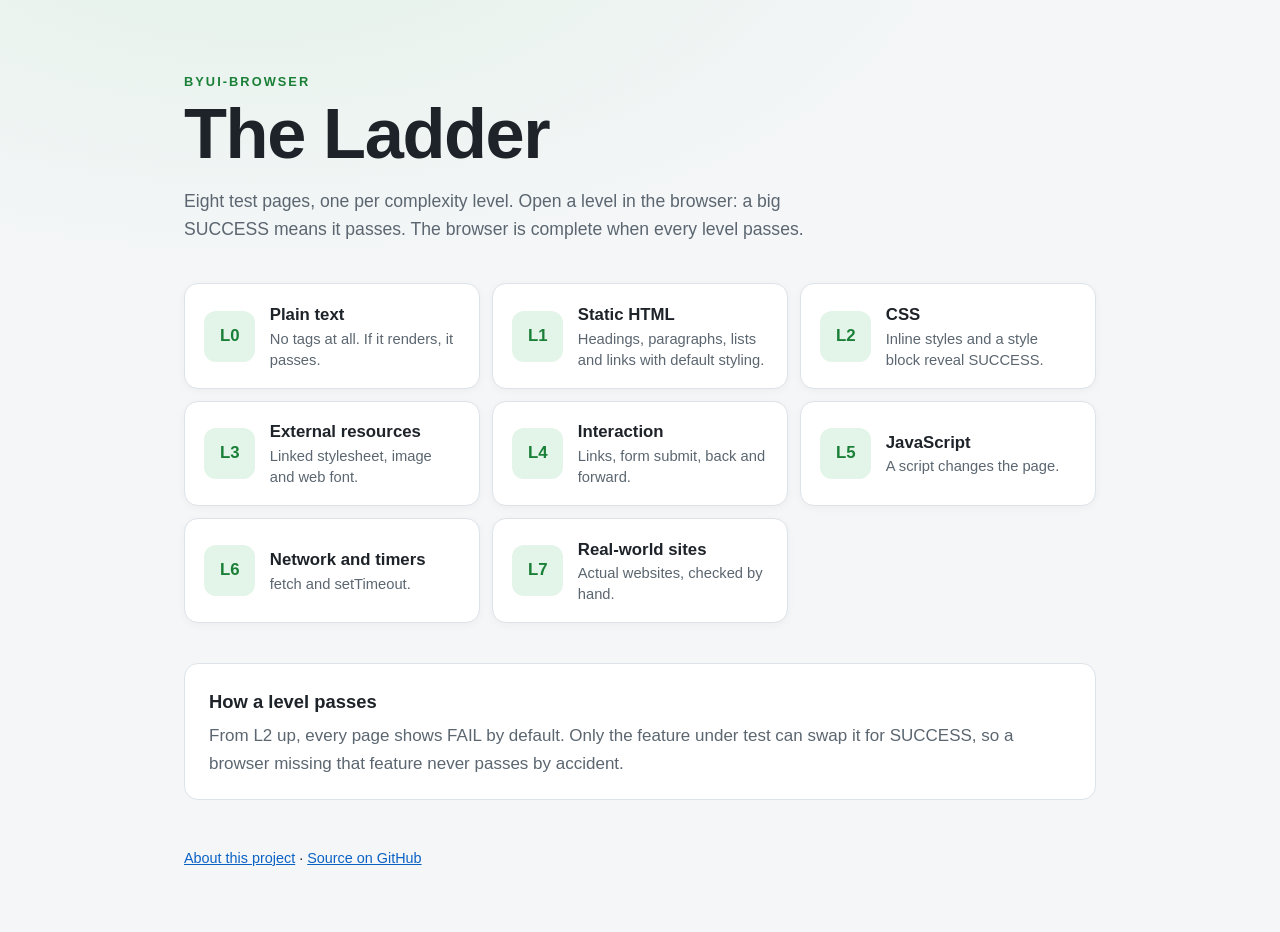
<file: index.html>
<!DOCTYPE html>
<html lang="en"><head><meta charset="utf-8">
<meta name="viewport" content="width=device-width, initial-scale=1">
<title>byui-browser ladder</title>
<link rel="stylesheet" href="assets/home.css?v=2">
</head>
<body>
<header>
<p class="kicker">byui-browser</p>
<h1>The Ladder</h1>
<p class="lede">Eight test pages, one per complexity level. Open a level in the browser: a big SUCCESS means it passes. The browser is complete when every level passes.</p>
</header>
<main>
<ol class="levels" start="0">
<li><a href="l0/"><span class="num">L0</span> <strong>Plain text</strong> <span class="what">No tags at all. If it renders, it passes.</span></a></li>
<li><a href="l1/"><span class="num">L1</span> <strong>Static HTML</strong> <span class="what">Headings, paragraphs, lists and links with default styling.</span></a></li>
<li><a href="l2/"><span class="num">L2</span> <strong>CSS</strong> <span class="what">Inline styles and a style block reveal SUCCESS.</span></a></li>
<li><a href="l3/"><span class="num">L3</span> <strong>External resources</strong> <span class="what">Linked stylesheet, image and web font.</span></a></li>
<li><a href="l4/"><span class="num">L4</span> <strong>Interaction</strong> <span class="what">Links, form submit, back and forward.</span></a></li>
<li><a href="l5/"><span class="num">L5</span> <strong>JavaScript</strong> <span class="what">A script changes the page.</span></a></li>
<li><a href="l6/"><span class="num">L6</span> <strong>Network and timers</strong> <span class="what">fetch and setTimeout.</span></a></li>
<li><a href="l7/"><span class="num">L7</span> <strong>Real-world sites</strong> <span class="what">Actual websites, checked by hand.</span></a></li>
</ol>
<section class="rule">
<h2>How a level passes</h2>
<p>From L2 up, every page shows FAIL by default. Only the feature under test can swap it for SUCCESS, so a browser missing that feature never passes by accident.</p>
</section>
</main>
<footer><p><a href="about/">About this project</a> · <a href="https://github.com/Willpatbarr/byui-browser-ladder">Source on GitHub</a></p></footer>
</body></html>
</file>
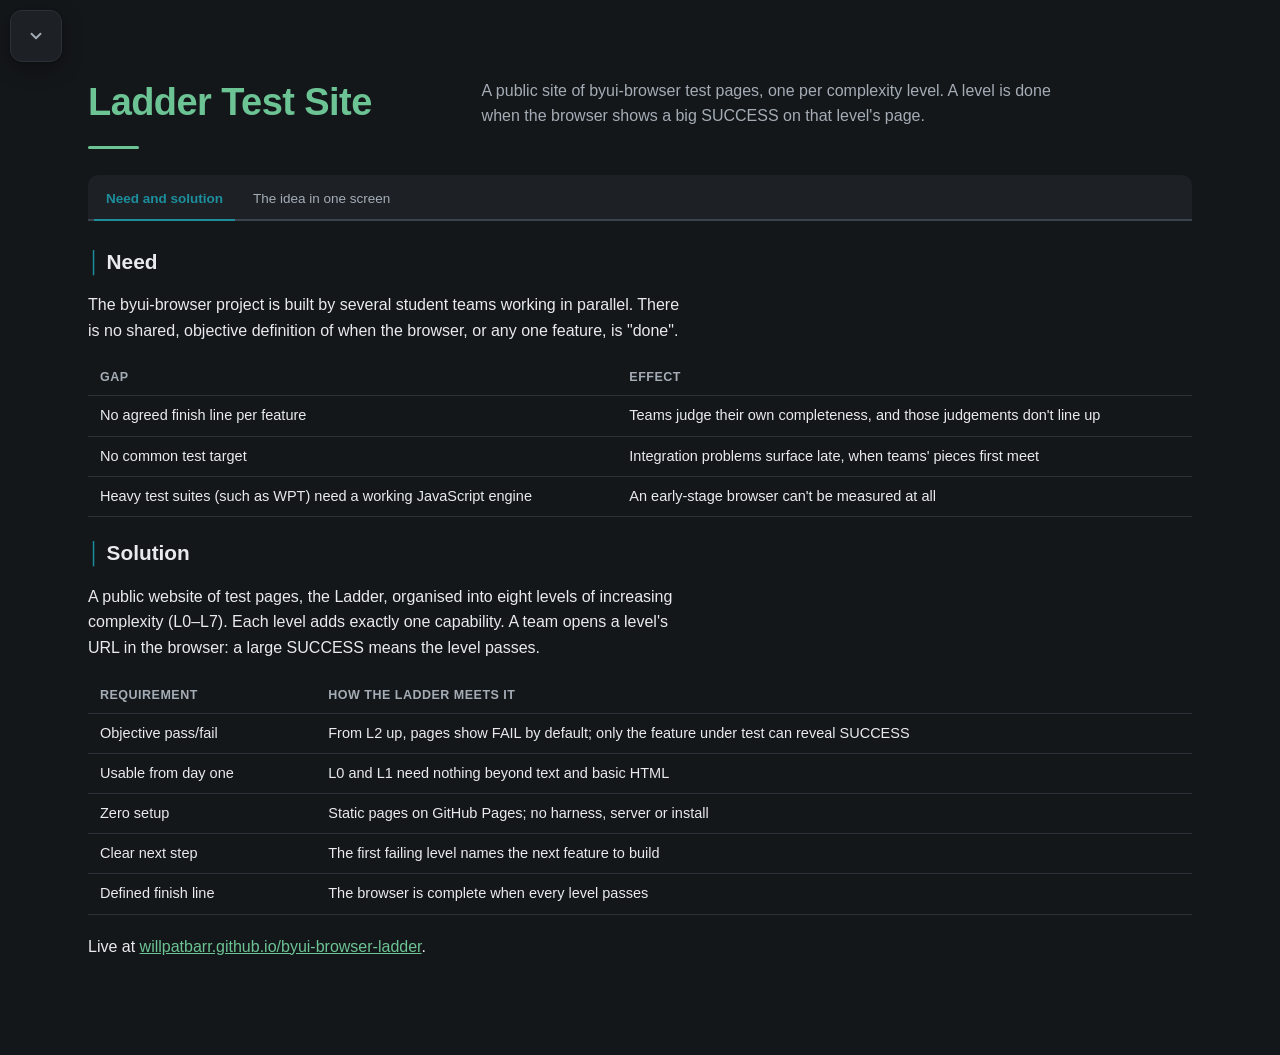
<file: about/index.html>
<!DOCTYPE html>
<html lang="en">
<head>
<meta charset="utf-8">
<meta name="viewport" content="width=device-width, initial-scale=1">
<title>Ladder Test Site</title>
<style>
:root{color-scheme:dark;
--bg:#14171a;--card:#1d2126;--ink:#e8eaed;--muted:#a4acb5;--faint:#737c86;
--border:#2b3138;--border-strong:#3a424b;--accent:#6cc394;--accent-soft:#1c3128;
--warn:#e0a458;--warn-soft:#33280f;
--shadow:0 1px 2px rgba(0,0,0,.3),0 6px 20px rgba(0,0,0,.35);--radius:14px;
--g1:#1C8E9C;--g2:#B06A1E;--g3:#5A8C33;--ok:#2E8B62;--bad:#C24A4A}
*{box-sizing:border-box}
body{margin:0;background:var(--bg);color:var(--ink);font:16px/1.6 -apple-system,BlinkMacSystemFont,
"Segoe UI",Roboto,sans-serif}
code,a{overflow-wrap:anywhere}
code{font-family:ui-monospace,SFMono-Regular,Menlo,monospace;font-size:.88em;background:var(--card);
  padding:1px 5px;border-radius:4px;border:1px solid var(--border)}
a{color:var(--accent)}
main{max-width:74rem;margin-inline:auto;padding:4.5rem clamp(16px,4vw,40px) 5rem}
h1{font-size:clamp(26px,5.4vw,38px);margin:0;color:var(--accent);font-weight:600;letter-spacing:-.015em}
h1::after{content:"";display:block;width:3.2rem;height:3px;background:var(--accent);border-radius:2px;
  margin-top:.85rem}
h2{font-size:1.3rem;margin:0 0 .9rem}
h3{font-size:1.08rem;margin:1.6rem 0 .5rem}
.head{display:grid;grid-template-columns:minmax(14rem,22rem) 1fr;gap:0 2.6rem;align-items:start;
  margin:0 0 1.6rem}
.head .lede{margin:.35rem 0 0;color:var(--muted)}
@media (max-width:900px){.head{grid-template-columns:1fr}.head .lede{margin-top:1.1rem}}
p{margin:0 0 1rem;max-width:68ch}
.g1{color:var(--g1)}.g2{color:var(--g2)}.g3{color:var(--g3)}
.rail{font-weight:700;margin-right:.35rem}
.ok{color:var(--ok);font-weight:700}.bad{color:var(--bad);font-weight:700}

/* CSS-only pages and tabs */
.st{position:absolute;width:0;height:0;opacity:0;pointer-events:none}
.page{display:none}.tabpanel{display:none}
#r-p-brief:checked ~ main #p-brief,#r-p-how:checked ~ main #p-how,
#r-p-next:checked ~ main #p-next{display:block}
#r-p-brief:checked ~ .skipto label[for="r-p-brief"],#r-p-how:checked ~ .skipto label[for="r-p-how"],
#r-p-next:checked ~ .skipto label[for="r-p-next"]{background:var(--bg);color:var(--accent)}
#r-t-msg:checked ~ main #t-msg,#r-t-pitch:checked ~ main #t-pitch,
#r-t-ladder:checked ~ main #t-ladder,#r-t-rule:checked ~ main #t-rule,
#r-t-levels:checked ~ main #t-levels,#r-t-limits:checked ~ main #t-limits,
#r-t-verify:checked ~ main #t-verify,#r-t-future:checked ~ main #t-future,
#r-t-alt:checked ~ main #t-alt,#r-t-links:checked ~ main #t-links{display:block}
.tabs{display:flex;gap:6px;flex-wrap:wrap;margin:0 0 24px;background:var(--card);
  border-radius:10px 10px 0 0;padding:4px 6px 0;border-bottom:2px solid var(--border-strong)}
.tab{background:none;border:0;border-bottom:2px solid transparent;color:var(--muted);font-size:13.5px;
  padding:9px 12px;cursor:pointer;border-radius:8px 8px 0 0;transition:.15s;margin-bottom:-2px}
.tab:hover{color:var(--ink)}
#r-t-msg:checked ~ main label[for="r-t-msg"],#r-t-pitch:checked ~ main label[for="r-t-pitch"]{
  color:var(--g1);border-bottom-color:var(--g1);font-weight:600}
#r-t-ladder:checked ~ main label[for="r-t-ladder"],#r-t-rule:checked ~ main label[for="r-t-rule"],
#r-t-levels:checked ~ main label[for="r-t-levels"],#r-t-limits:checked ~ main label[for="r-t-limits"],
#r-t-verify:checked ~ main label[for="r-t-verify"]{color:var(--g2);border-bottom-color:var(--g2);
  font-weight:600}
#r-t-future:checked ~ main label[for="r-t-future"],#r-t-alt:checked ~ main label[for="r-t-alt"],
#r-t-links:checked ~ main label[for="r-t-links"]{color:var(--g3);border-bottom-color:var(--g3);
  font-weight:600}

/* floating nav */
.skipto{position:fixed;top:50%;left:18px;transform:translateY(-50%);z-index:60;display:flex;
  flex-direction:column;gap:5px;background:var(--card);border:1px solid var(--border);
  border-radius:14px;padding:12px 12px 13px;box-shadow:var(--shadow);width:172px}
.skipto label{text-decoration:none;color:var(--muted);font-size:13px;padding:6px 10px;
  border-radius:8px;transition:.15s;cursor:pointer}
.skipto label:hover{background:var(--bg);color:var(--accent)}
.navlabel{font-size:11px;letter-spacing:.1em;text-transform:uppercase;color:var(--faint);
  padding:0 10px 4px}
.skipto-toggle{display:none;align-items:center;justify-content:center;width:40px;height:40px;
  padding:0 !important;color:var(--muted)}
.skipto-toggle svg{transition:.15s}
.skipto-menu{display:flex;flex-direction:column;gap:5px}
@media (max-width:1580px){
  main{padding-top:72px}
  .skipto{top:10px;left:10px;transform:none;width:auto;padding:5px;border-radius:12px}
  .skipto-toggle{display:flex}
  .skipto-menu{display:none;padding:4px 6px 8px;min-width:172px}
  .skipto:hover .skipto-menu,.skipto:focus-within .skipto-menu,
  #navtoggle:checked ~ .skipto .skipto-menu{display:flex}
  #navtoggle:checked ~ .skipto .skipto-toggle svg{transform:rotate(180deg)}
}

/* tables, cards, callouts, code */
.tw{overflow-x:auto;margin:0 0 1.2rem}
table{border-collapse:collapse;width:100%;font-size:14.5px}
th,td{text-align:left;padding:8px 12px;border-bottom:1px solid var(--border);vertical-align:top}
th{color:var(--muted);font-weight:600;font-size:12.5px;letter-spacing:.04em;text-transform:uppercase}
.letter{background:var(--card);border:1px solid var(--border);border-radius:var(--radius);
  padding:22px 26px;box-shadow:var(--shadow);max-width:46rem}
.letter p{max-width:none}
.cards{display:grid;grid-template-columns:repeat(auto-fit,minmax(min(280px,100%),1fr));gap:14px;
  margin:0 0 1.2rem}
.card{background:var(--card);border:1px solid var(--border-strong);border-radius:12px;padding:14px 16px}
.card h3{margin:0 0 .35rem}
.card p{margin:0;font-size:14.5px;color:var(--muted)}
.note{border:1px solid var(--warn);background:var(--warn-soft);border-radius:10px;padding:13px 17px;
  margin:0 0 1.2rem;max-width:68ch}
.note b{display:block;color:var(--warn);font-size:12px;letter-spacing:.08em;text-transform:uppercase;
  margin:0 0 5px}
.code{position:relative;margin:0 0 16px}
.code pre{margin:0}
pre{overflow-x:auto;max-width:100%;background:var(--card);border:1px solid var(--border);
  border-radius:10px;padding:14px 16px;font:13.5px/1.55 ui-monospace,SFMono-Regular,Menlo,monospace}
.code .lang{position:absolute;top:7px;right:10px;font-size:10px;letter-spacing:.1em;
  text-transform:uppercase;font-weight:700;color:var(--faint);background:var(--card);padding:1px 4px;
  border-radius:3px;font-family:ui-monospace,SFMono-Regular,Menlo,monospace}
.kw{color:#A25494}.ty{color:#4368A8}.str{color:#2E8B62}
.desc{color:var(--muted);font-size:14px;margin:0 0 .4rem}
ol,ul{margin:0 0 1rem;padding-left:1.4rem}
li{margin:0 0 .35rem}
@media (max-width:720px){.letter{padding:16px}.card{padding:14px}}
</style>
</head>
<body>
<input class="st" type="radio" name="pg" id="r-p-brief" checked>
<input class="st" type="radio" name="pg" id="r-p-how">
<input class="st" type="radio" name="pg" id="r-p-next">
<input class="st" type="checkbox" id="navtoggle">
<input class="st" type="radio" name="tb1" id="r-t-msg" checked>
<input class="st" type="radio" name="tb1" id="r-t-pitch">
<input class="st" type="radio" name="tb2" id="r-t-ladder" checked>
<input class="st" type="radio" name="tb2" id="r-t-rule">
<input class="st" type="radio" name="tb2" id="r-t-levels">
<input class="st" type="radio" name="tb2" id="r-t-limits">
<input class="st" type="radio" name="tb2" id="r-t-verify">
<input class="st" type="radio" name="tb3" id="r-t-future" checked>
<input class="st" type="radio" name="tb3" id="r-t-alt">
<input class="st" type="radio" name="tb3" id="r-t-links">

<nav class="skipto" aria-label="Pages">
  <label class="skipto-toggle" for="navtoggle" aria-label="Page menu"><svg width="18" height="18"
    viewBox="0 0 24 24" fill="none" stroke="currentColor" stroke-width="2.5" stroke-linecap="round"
    stroke-linejoin="round"><path d="M6 9l6 6 6-6"/></svg></label>
  <div class="skipto-menu">
    <div class="navlabel">Pages</div>
    <label for="r-p-brief">Brief</label>
    <label for="r-p-how">How it works</label>
    <label for="r-p-next">What comes next</label>
  </div>
</nav>

<main>
<div class="head">
  <h1>Ladder Test Site</h1>
  <p class="lede">A public site of byui-browser test pages, one per complexity level. A level is
  done when the browser shows a big SUCCESS on that level's page.</p>
</div>

<!-- ================= PAGE 1: BRIEF ================= -->
<section class="page" id="p-brief">
  <div class="tabs" role="tablist">
    <label class="tab" for="r-t-msg">Need and solution</label>
    <label class="tab" for="r-t-pitch">The idea in one screen</label>
  </div>

  <div class="tabpanel" id="t-msg">
    <h2><span class="rail g1">│</span>Need</h2>
    <p>The byui-browser project is built by several student teams working in parallel. There is
    no shared, objective definition of when the browser, or any one feature, is "done".</p>
    <div class="tw"><table>
      <tr><th>Gap</th><th>Effect</th></tr>
      <tr><td>No agreed finish line per feature</td><td>Teams judge their own completeness, and those judgements don't line up</td></tr>
      <tr><td>No common test target</td><td>Integration problems surface late, when teams' pieces first meet</td></tr>
      <tr><td>Heavy test suites (such as WPT) need a working JavaScript engine</td><td>An early-stage browser can't be measured at all</td></tr>
    </table></div>

    <h2><span class="rail g1">│</span>Solution</h2>
    <p>A public website of test pages, the Ladder, organised into eight levels of increasing
    complexity (L0–L7). Each level adds exactly one capability. A team opens a level's URL in
    the browser: a large SUCCESS means the level passes.</p>
    <div class="tw"><table>
      <tr><th>Requirement</th><th>How the Ladder meets it</th></tr>
      <tr><td>Objective pass/fail</td><td>From L2 up, pages show FAIL by default; only the feature under test can reveal SUCCESS</td></tr>
      <tr><td>Usable from day one</td><td>L0 and L1 need nothing beyond text and basic HTML</td></tr>
      <tr><td>Zero setup</td><td>Static pages on GitHub Pages; no harness, server or install</td></tr>
      <tr><td>Clear next step</td><td>The first failing level names the next feature to build</td></tr>
      <tr><td>Defined finish line</td><td>The browser is complete when every level passes</td></tr>
    </table></div>
    <p>Live at <a href="https://willpatbarr.github.io/byui-browser-ladder/">willpatbarr.github.io/byui-browser-ladder</a>.</p>
  </div>

  <div class="tabpanel" id="t-pitch">
    <h2><span class="rail g1">│</span>The idea in one screen</h2>
    <div class="cards">
      <div class="card"><h3>Problem</h3><p>Teams have no shared definition of when a browser
        feature is "done".</p></div>
      <div class="card"><h3>Mechanism</h3><p>One web page per level. The page tests a single
        feature and shows SUCCESS only if that feature works.</p></div>
      <div class="card"><h3>Pass</h3><p>A big SUCCESS on the page. No tools, logs or test
        harness needed: just open the URL.</p></div>
      <div class="card"><h3>Done</h3><p>The browser is complete when L0 through L7 all
        pass.</p></div>
    </div>
  </div>
</section>

<!-- ================= PAGE 2: HOW IT WORKS ================= -->
<section class="page" id="p-how">
  <div class="tabs" role="tablist">
    <label class="tab" for="r-t-ladder">The ladder</label>
    <label class="tab" for="r-t-rule">Success rule</label>
    <label class="tab" for="r-t-levels">How each level reveals SUCCESS</label>
    <label class="tab" for="r-t-limits">Constraints</label>
    <label class="tab" for="r-t-verify">Verification</label>
  </div>

  <div class="tabpanel" id="t-ladder">
    <h2><span class="rail g2">│</span>The ladder</h2>
    <p>Each level adds exactly one capability on top of the level before it, so the first level
    that fails shows which feature to work on next.</p>
    <div class="tw"><table>
      <tr><th>Level</th><th>Tests</th><th>Page</th></tr>
      <tr><td>L0</td><td>Plain text, no tags</td><td><a href="https://willpatbarr.github.io/byui-browser-ladder/l0/">/l0/</a></td></tr>
      <tr><td>L1</td><td>Static HTML with default styling: headings, paragraphs, lists, links</td><td><a href="https://willpatbarr.github.io/byui-browser-ladder/l1/">/l1/</a></td></tr>
      <tr><td>L2</td><td>Inline CSS and <code>&lt;style&gt;</code> blocks</td><td><a href="https://willpatbarr.github.io/byui-browser-ladder/l2/">/l2/</a></td></tr>
      <tr><td>L3</td><td>External resources: linked stylesheet, image, web font</td><td><a href="https://willpatbarr.github.io/byui-browser-ladder/l3/">/l3/</a></td></tr>
      <tr><td>L4</td><td>Interaction: link navigation, form submit, back/forward</td><td><a href="https://willpatbarr.github.io/byui-browser-ladder/l4/">/l4/</a></td></tr>
      <tr><td>L5</td><td>JavaScript that changes the DOM</td><td><a href="https://willpatbarr.github.io/byui-browser-ladder/l5/">/l5/</a></td></tr>
      <tr><td>L6</td><td>Network and timers: <code>fetch</code>, <code>setTimeout</code></td><td><a href="https://willpatbarr.github.io/byui-browser-ladder/l6/">/l6/</a></td></tr>
      <tr><td>L7</td><td>Real-world sites, linked out</td><td><a href="https://willpatbarr.github.io/byui-browser-ladder/l7/">/l7/</a></td></tr>
    </table></div>
    <p>The root page is L1-level HTML only, with no CSS or JavaScript, so any browser that
    passes L1 can use it to reach every level.</p>
  </div>

  <div class="tabpanel" id="t-rule">
    <h2><span class="rail g2">│</span>Success rule</h2>
    <p>A page may use only its own level's feature to show SUCCESS. Pages from L2 up start out
    showing FAIL, and the feature under test is the only thing that can hide it.</p>
    <div class="tw"><table>
      <tr><th>Browser state</th><th>L0–L1 shows</th><th>L2+ shows</th></tr>
      <tr><td>Feature works</td><td class="ok">SUCCESS</td><td class="ok">SUCCESS</td></tr>
      <tr><td>Feature missing</td><td>nothing readable (page fails to render)</td><td class="bad">FAIL</td></tr>
      <tr><td>Feature half-works</td><td>partly readable</td><td class="bad">FAIL</td></tr>
    </table></div>
    <div class="note"><b>Remember</b>The rule's one guarantee: a browser without the feature
    sees FAIL, never a false SUCCESS. Each page also says in plain text what it tests and what
    a pass looks like.</div>
  </div>

  <div class="tabpanel" id="t-levels">
    <h2><span class="rail g2">│</span>How each level reveals SUCCESS</h2>
    <div class="tw"><table>
      <tr><th>Level</th><th>Default</th><th>What switches it to SUCCESS</th></tr>
      <tr><td>L0</td><td class="ok">SUCCESS</td><td>The page is just the word, as plain text</td></tr>
      <tr><td>L1</td><td class="ok">SUCCESS</td><td>An <code>&lt;h1&gt;</code>; passes if it renders</td></tr>
      <tr><td>L2</td><td class="bad">FAIL</td><td>A <code>&lt;style&gt;</code> rule hides FAIL; <code>::before</code> writes SUCCESS</td></tr>
      <tr><td>L3</td><td class="bad">FAIL</td><td>The same trick, but only in the linked <code>style.css</code>; the image also spells SUCCESS</td></tr>
      <tr><td>L4</td><td class="bad">FAIL</td><td>Following the link or submitting the form lands on a SUCCESS page</td></tr>
      <tr><td>L5</td><td class="bad">FAIL</td><td>A script replaces the heading text</td></tr>
      <tr><td>L6</td><td class="bad">FAIL</td><td>One heading filled from a fetched <code>result.json</code>, one from a timer</td></tr>
      <tr><td>L7</td><td>none</td><td>Checked by hand: each linked site loads and its links work</td></tr>
    </table></div>
    <h3>Example: the L2 mechanism</h3>
    <p class="desc">CSS hides FAIL and writes SUCCESS; with no CSS, FAIL stays</p>
    <div class="code"><span class="lang">html</span><pre><span class="kw">&lt;style&gt;</span>
.<span class="ty">fail</span> { display: none; }
.<span class="ty">result</span>::before { content: <span class="str">"SUCCESS"</span>; }
<span class="kw">&lt;/style&gt;</span>
...
<span class="kw">&lt;h1</span> class=<span class="str">"result"</span><span class="kw">&gt;&lt;span</span> class=<span class="str">"fail"</span><span class="kw">&gt;</span>FAIL<span class="kw">&lt;/span&gt;&lt;/h1&gt;</span></pre></div>
  </div>

  <div class="tabpanel" id="t-limits">
    <h2><span class="rail g2">│</span>Constraints</h2>
    <p>Plain static pages can't check everything. Where a page can't prove a pass by itself,
    it tells the tester what to look for.</p>
    <div class="cards">
      <div class="card"><h3>L3 web font</h3><p>No CSS-only way to show FAIL when a font doesn't
        load. The page says what the font should look like (a curly script).</p></div>
      <div class="card"><h3>L4 back/forward</h3><p>History can't be checked without
        JavaScript, which belongs to L5. The tester presses Back and Forward and checks where they
        land.</p></div>
      <div class="card"><h3>L7 real sites</h3><p>There's no automatic SUCCESS on real sites.
        Passing is a judgement call.</p></div>
      <div class="card"><h3>L0 file type</h3><p>GitHub Pages serves L0 as HTML, so the page
        contains no tags and reads the same either way.</p></div>
    </div>
    <div class="note"><b>Observation</b>Hosting is static only: no build step, no backend.
    Anything that needs a server, such as recording which teams passed, is future work.</div>
  </div>

  <div class="tabpanel" id="t-verify">
    <h2><span class="rail g2">│</span>Verification</h2>
    <p>Every page was checked in Chrome both ways: with the feature working, and with the
    feature removed.</p>
    <div class="tw"><table>
      <tr><th>Level</th><th>Feature on</th><th>Feature off</th><th>How it was turned off</th></tr>
      <tr><td>L2</td><td class="ok">SUCCESS</td><td class="bad">FAIL</td><td>All styles removed</td></tr>
      <tr><td>L3</td><td class="ok">SUCCESS</td><td class="bad">FAIL</td><td>Linked stylesheet removed</td></tr>
      <tr><td>L4</td><td class="ok">SUCCESS</td><td class="bad">FAIL</td><td>Start page compared with the page the link leads to</td></tr>
      <tr><td>L5</td><td class="ok">SUCCESS</td><td class="bad">FAIL</td><td>Scripts blocked</td></tr>
      <tr><td>L6</td><td class="ok">SUCCESS</td><td class="bad">FAIL</td><td>Scripts blocked</td></tr>
    </table></div>
    <div class="note"><b>Observation</b>The first version of L3 failed this check: a browser with
    no CSS would have shown both FAIL and SUCCESS. Now the word SUCCESS only exists in the
    external stylesheet. Firefox has not been tested yet.</div>
  </div>
</section>

<!-- ================= PAGE 3: NEXT ================= -->
<section class="page" id="p-next">
  <div class="tabs" role="tablist">
    <label class="tab" for="r-t-future">Future work</label>
    <label class="tab" for="r-t-alt">Alternatives considered</label>
    <label class="tab" for="r-t-links">Links</label>
  </div>

  <div class="tabpanel" id="t-future">
    <h2><span class="rail g3">│</span>Future work</h2>
    <p>The first version keeps the rule minimal on purpose. Planned additions:</p>
    <ol>
      <li>A separate pass/fail line for each check within a level, not one verdict per page</li>
      <li><code>console.log</code> success output, once the browser has developer tools</li>
      <li>Pass reports sent to a server or dashboard, so passes are recorded</li>
      <li>Email sign-up for updates (items 3 and 4 both need a backend)</li>
      <li>More levels as the browser grows, such as layout, accessibility and media</li>
    </ol>
  </div>

  <div class="tabpanel" id="t-alt">
    <h2><span class="rail g3">│</span>Alternatives considered</h2>
    <div class="tw"><table>
      <tr><th>Option</th><th>Upside</th><th>Downside</th></tr>
      <tr><td>Ladder site (chosen)</td><td>Anyone checks a level by opening a URL; no setup</td><td>Some checks are by eye; one verdict per page</td></tr>
      <tr><td>Web Platform Tests subset</td><td>Industry standard, very thorough</td><td>Needs a test harness and JavaScript, so it can't judge the early levels</td></tr>
      <tr><td>Pages inside the browser repo</td><td>Versioned with the code</td><td>Not a public URL; teams have to run a local server</td></tr>
    </table></div>
  </div>

  <div class="tabpanel" id="t-links">
    <h2><span class="rail g3">│</span>Links</h2>
    <ul>
      <li>Live site: <a href="https://willpatbarr.github.io/byui-browser-ladder/">willpatbarr.github.io/byui-browser-ladder</a></li>
      <li>Source: <a href="https://github.com/Willpatbarr/byui-browser-ladder">github.com/Willpatbarr/byui-browser-ladder</a></li>
      <li>Original brief: <code>byui-browser/docs/testing/handoff-ladder-site.md</code></li>
    </ul>
  </div>
</section>
</main>
</body>
</html>
</file>
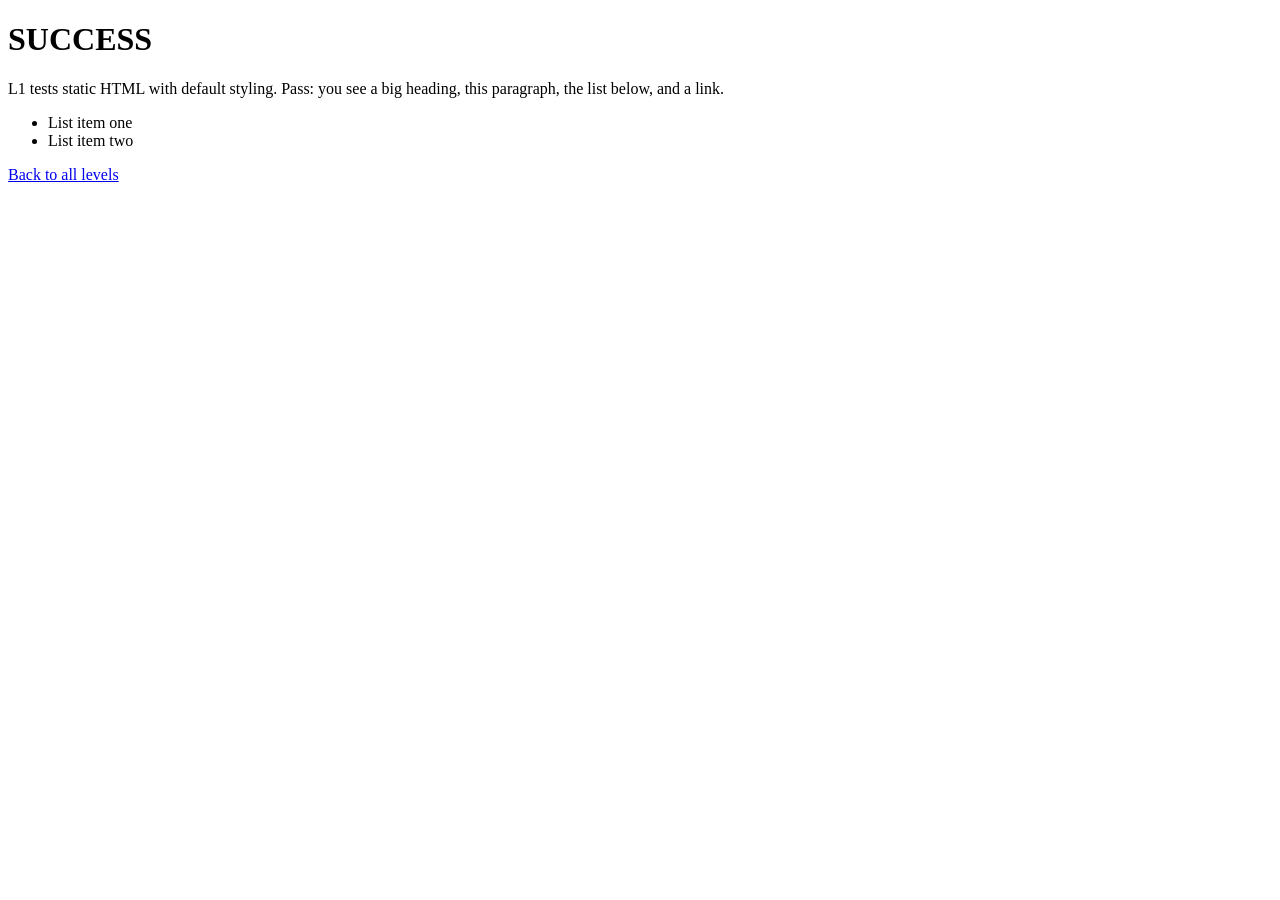
<file: l1/index.html>
<!DOCTYPE html>
<html><head><meta charset="utf-8"><title>L1</title></head>
<body>
<h1>SUCCESS</h1>
<p>L1 tests static HTML with default styling. Pass: you see a big heading, this paragraph, the list below, and a link.</p>
<ul><li>List item one</li><li>List item two</li></ul>
<p><a href="../">Back to all levels</a></p>
</body></html>
</file>
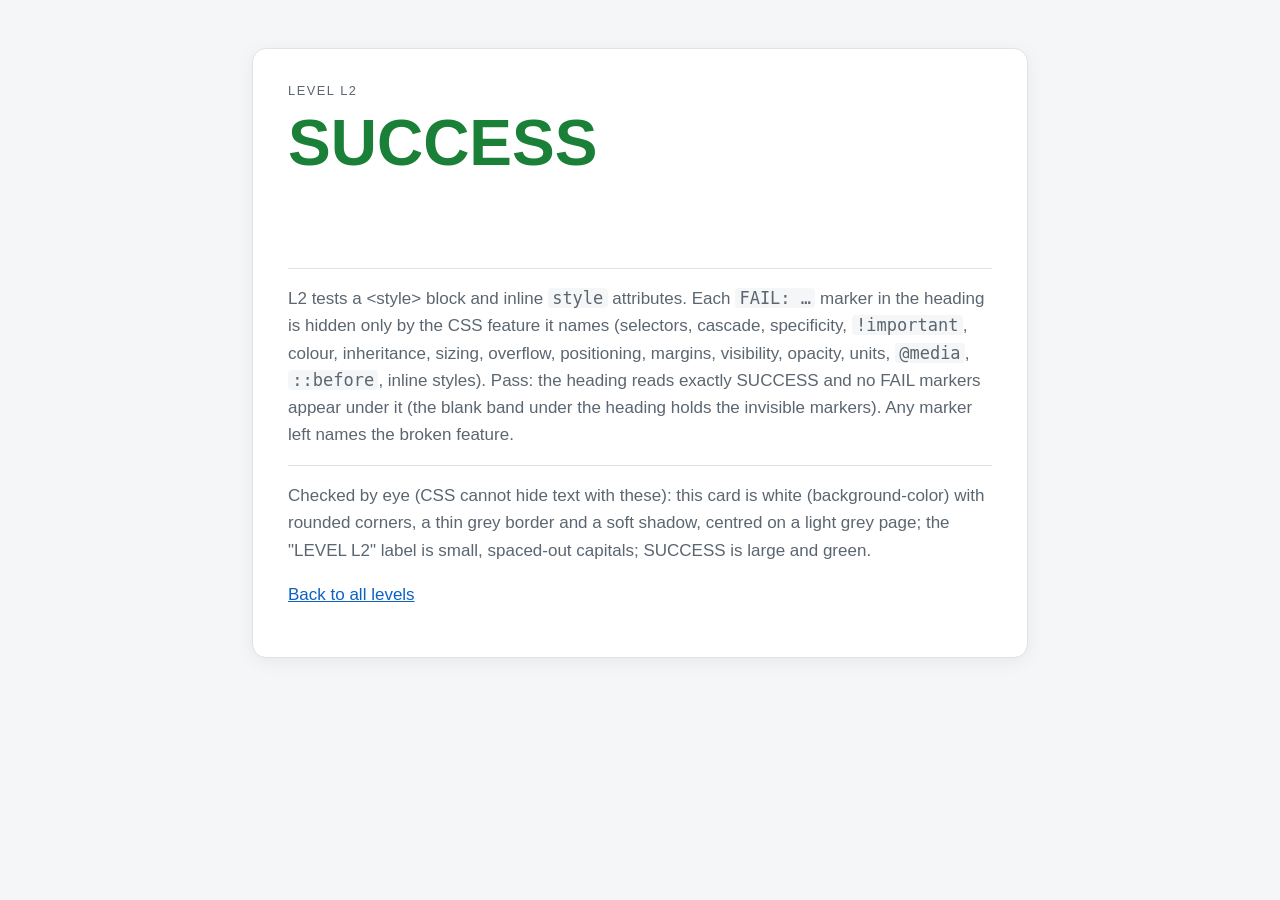
<file: l2/index.html>
<!DOCTYPE html>
<html><head><meta charset="utf-8"><title>L2</title>
<style>
body { margin:0; background:#f4f6f8; color:#1d2329; font:17px/1.6 -apple-system,BlinkMacSystemFont,"Segoe UI",Roboto,sans-serif; }
main { max-width:44rem; margin:3rem auto; padding:2rem 2.2rem; background:#fff; border:1px solid #dde3e8; border-radius:14px; box-shadow:0 4px 18px rgba(0,0,0,.06); overflow:hidden; }
.level { font-size:.8rem; letter-spacing:.12em; text-transform:uppercase; color:#5b6670; margin:0 0 .4rem; }
h1 { font-size:4rem; line-height:1.1; margin:0 0 1.2rem; color:#1a7f37; }
.note { color:#5b6670; border-top:1px solid #dde3e8; padding-top:1rem; }
.note code { background:#f4f6f8; padding:0 .25em; border-radius:4px; }
a { color:#0b62c4; }
@media (max-width:600px){ main { margin:0; border-radius:0; padding:1.4rem 1rem; } h1 { font-size:3rem; } }

/* ---- Gated checks. Every "FAIL: x" marker in the heading is visible by
   default and is hidden ONLY by the CSS feature it names. Any marker left
   on screen means that feature is broken. ---- */
.result::before { content: "SUCCESS"; }
.checks { font-size: 1.6rem; font-weight: bold; line-height: 1.3; margin: -.8rem 0 1rem; position: relative; }
.result > :first-child { display: none; }                 /* :first-child + child combinator */
.m-display { display: none; }                             /* display:none + class selector */
#m-id { display: none; }                                  /* id selector */
h1 .m-desc { display: none; }                             /* descendant combinator */
[data-check="attr"] { display: none; }                    /* attribute selector */
span.m-type { display: none; }                            /* type + class compound */
h1 .m-spec { display: none; }                             /* specificity: (0,1,1) beats... */
.m-spec { display: inline; }                              /* ...(0,1,0) even though later */
.m-order { display: inline; }                             /* source order: later rule wins */
.m-order { display: none; }
.m-imp { display: none !important; }                      /* !important beats an id rule */
#m-imp { display: inline; }
.m-a, .m-group { display: none; }                         /* selector list */
/* a comment containing } { .m-cmt { display: inline } */
.m-cmt { display: none; }                                 /* comment parsing */
.m-recover { colr: red; display: none; }                  /* skip unknown property, keep going */
.m-color { color: #fff; }                                 /* color (white on white) */
.m-rgb { color: rgb(255, 255, 255); }                     /* rgb() colour syntax */
.m-inherit-wrap { color: #fff; }                          /* inheritance of color */
.m-fs { font-size: 0; }                                   /* font-size */
.m-width { display: inline-block; width: 0; overflow: hidden; white-space: nowrap; vertical-align: top; } /* width + overflow */
.m-height { display: block; height: 0; overflow: hidden; } /* height + overflow */
.m-pos { position: absolute; left: -9999px; }             /* position:absolute + left */
.m-margin { display: block; height: 0; margin-left: -9999px; } /* negative margin */
.m-vis { visibility: hidden; }                            /* visibility */
.m-opacity { opacity: 0; }                                /* opacity */
.m-em { display: inline-block; width: 0em; height: 0em; overflow: hidden; vertical-align: top; } /* em units */
@media (min-width: 1px) { .m-media { display: none; } }   /* @media that matches */
@media print { .result::before { content: "FAIL: @media print applied on screen"; } } /* must NOT match */
</style></head>
<body>
<main>
<p class="level">Level L2</p>
<h1 class="result"><span>FAIL: :first-child </span><span class="m-display">FAIL: display:none </span><span id="m-id">FAIL: #id selector </span><span class="m-desc">FAIL: descendant selector </span><span data-check="attr">FAIL: [attr] selector </span><span class="m-type">FAIL: type.class selector </span><span class="m-spec">FAIL: specificity </span><span class="m-order">FAIL: source order </span><span class="m-imp" id="m-imp">FAIL: !important </span><span class="m-group">FAIL: selector list </span><span class="m-cmt">FAIL: comments </span><span class="m-recover">FAIL: error recovery </span><span class="m-fs">FAIL: font-size </span><span class="m-media">FAIL: @media </span><span style="display:none">FAIL: inline style </span></h1>
<p class="checks"><span class="m-color">FAIL: color </span><span class="m-rgb">FAIL: rgb() </span><span class="m-inherit-wrap"><span>FAIL: inheritance </span></span><span class="m-width">FAIL: width/overflow </span><span class="m-height">FAIL: height/overflow </span><span class="m-pos">FAIL: position </span><span class="m-margin">FAIL: margin </span><span class="m-vis">FAIL: visibility </span><span class="m-opacity">FAIL: opacity </span><span class="m-em">FAIL: em units </span></p>
<p class="note">L2 tests a &lt;style&gt; block and inline <code>style</code> attributes. Each <code>FAIL: …</code> marker in the heading is hidden only by the CSS feature it names (selectors, cascade, specificity, <code>!important</code>, colour, inheritance, sizing, overflow, positioning, margins, visibility, opacity, units, <code>@media</code>, <code>::before</code>, inline styles). Pass: the heading reads exactly SUCCESS and no FAIL markers appear under it (the blank band under the heading holds the invisible markers). Any marker left names the broken feature.</p>
<p class="note">Checked by eye (CSS cannot hide text with these): this card is white (background-color) with rounded corners, a thin grey border and a soft shadow, centred on a light grey page; the "LEVEL L2" label is small, spaced-out capitals; SUCCESS is large and green.</p>
<p><a href="../">Back to all levels</a></p>
</main>
</body></html>
</file>
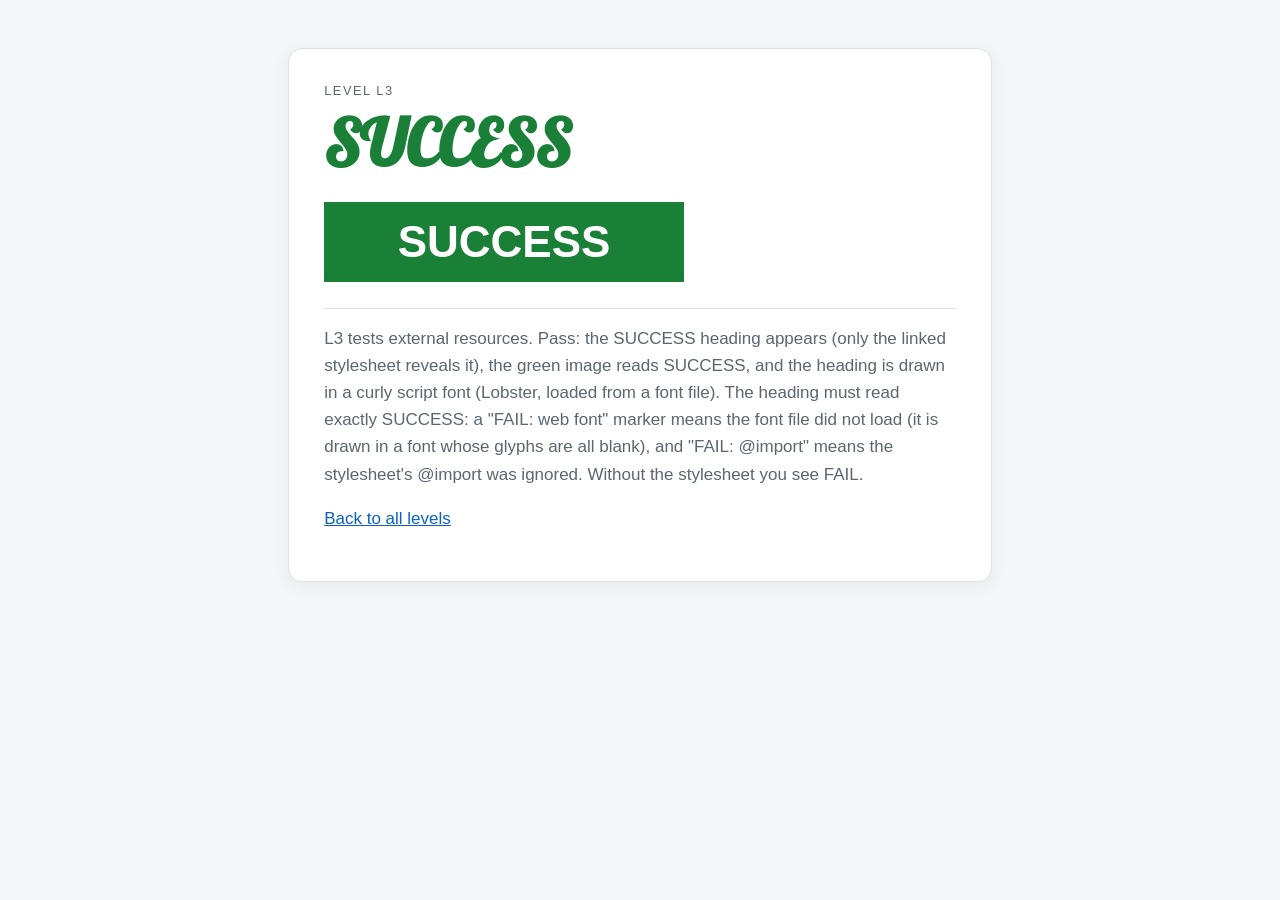
<file: l3/index.html>
<!DOCTYPE html>
<html><head><meta charset="utf-8"><title>L3</title>
<link rel="stylesheet" href="style.css?v=4"></head>
<body>
<main>
<p class="level">Level L3</p>
<h1 class="result"><span class="fail">FAIL</span><span class="m-font"> FAIL: web font</span><span class="m-import"> FAIL: @import</span></h1>
<p><img src="success.svg" alt="FAIL (image did not load)" width="360" height="80"></p>
<p class="note">L3 tests external resources. Pass: the SUCCESS heading appears (only the linked stylesheet reveals it), the green image reads SUCCESS, and the heading is drawn in a curly script font (Lobster, loaded from a font file). The heading must read exactly SUCCESS: a "FAIL: web font" marker means the font file did not load (it is drawn in a font whose glyphs are all blank), and "FAIL: @import" means the stylesheet's @import was ignored. Without the stylesheet you see FAIL.</p>
<p><a href="../">Back to all levels</a></p>
</main>
</body></html>
</file>
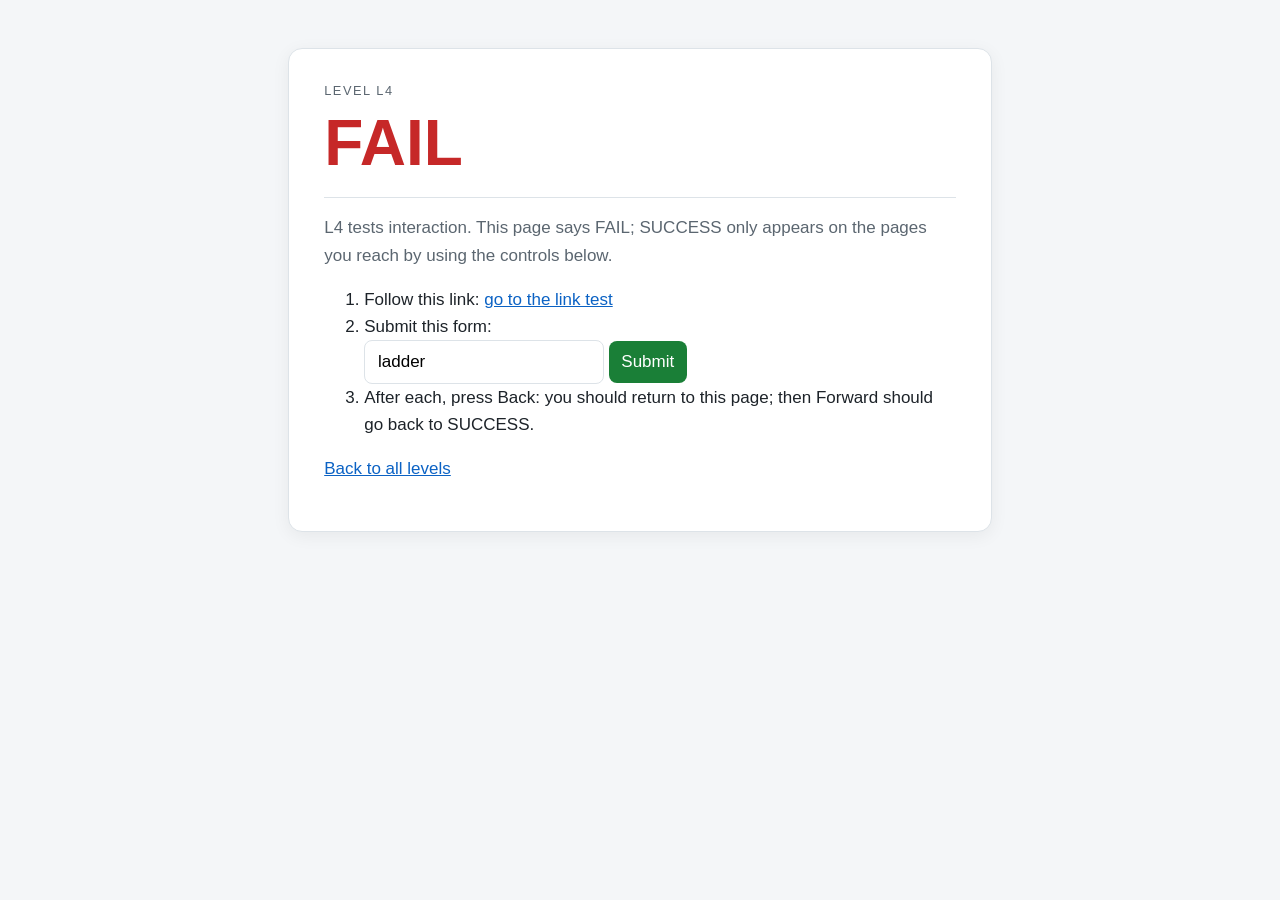
<file: l4/index.html>
<!DOCTYPE html>
<html><head><meta charset="utf-8"><title>L4</title>
<link rel="stylesheet" href="../assets/ladder.css?v=2"></head>
<body>
<main>
<p class="level">Level L4</p>
<h1>FAIL</h1>
<p class="note">L4 tests interaction. This page says FAIL; SUCCESS only appears on the pages you reach by using the controls below.</p>
<ol>
<li>Follow this link: <a href="link-ok.html">go to the link test</a></li>
<li>Submit this form:
<form action="form-ok.html" method="get"><input type="text" name="name" value="ladder"> <button type="submit">Submit</button></form></li>
<li>After each, press Back: you should return to this page; then Forward should go back to SUCCESS.</li>
</ol>
<p><a href="../">Back to all levels</a></p>
</main>
</body></html>
</file>
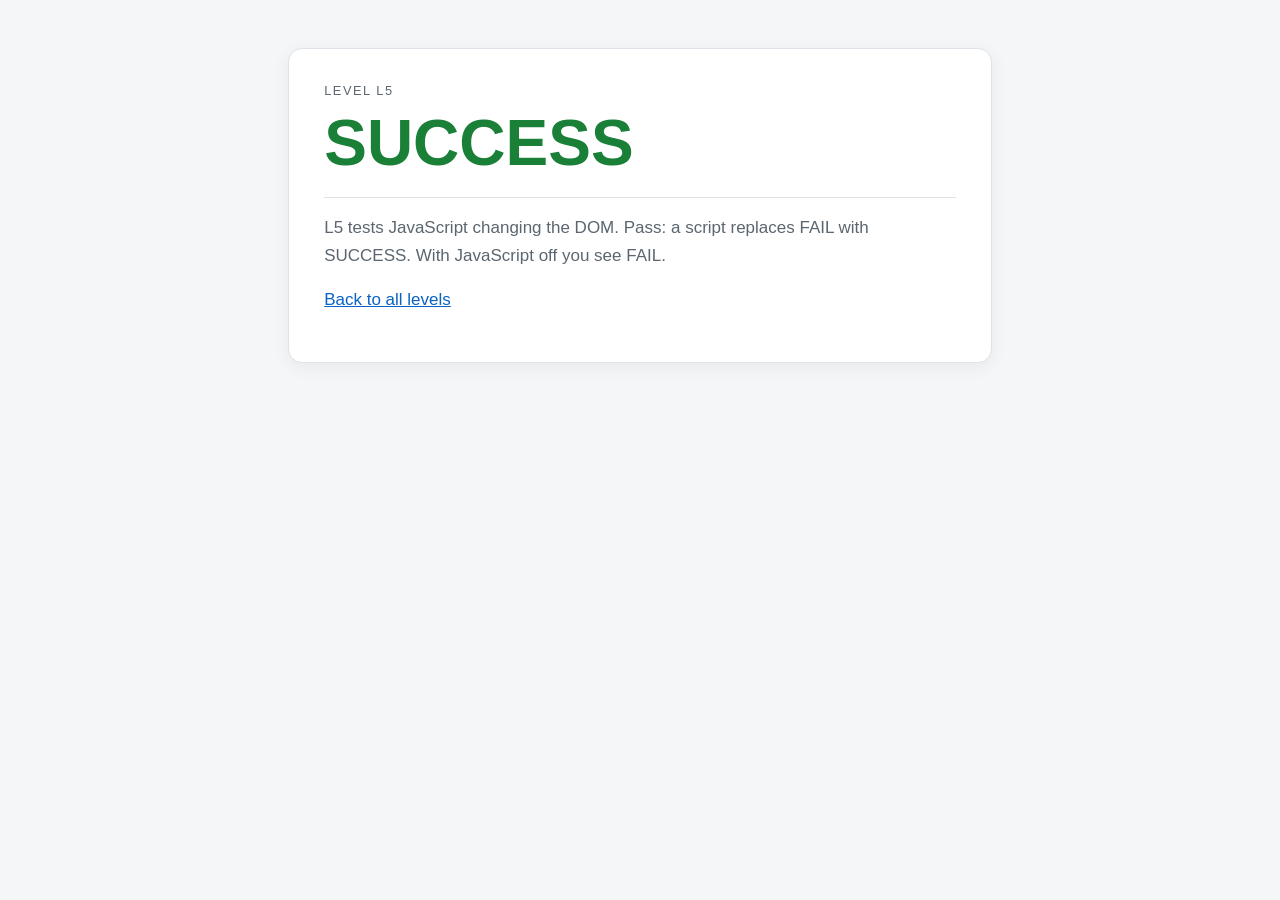
<file: l5/index.html>
<!DOCTYPE html>
<html><head><meta charset="utf-8"><title>L5</title>
<link rel="stylesheet" href="../assets/ladder.css?v=2"></head>
<body>
<main>
<p class="level">Level L5</p>
<h1 id="result">FAIL</h1>
<p class="note">L5 tests JavaScript changing the DOM. Pass: a script replaces FAIL with SUCCESS. With JavaScript off you see FAIL.</p>
<p><a href="../">Back to all levels</a></p>
<script>document.getElementById("result").textContent = "SUCCESS"; document.getElementById("result").className = "pass";</script>
</main>
</body></html>
</file>
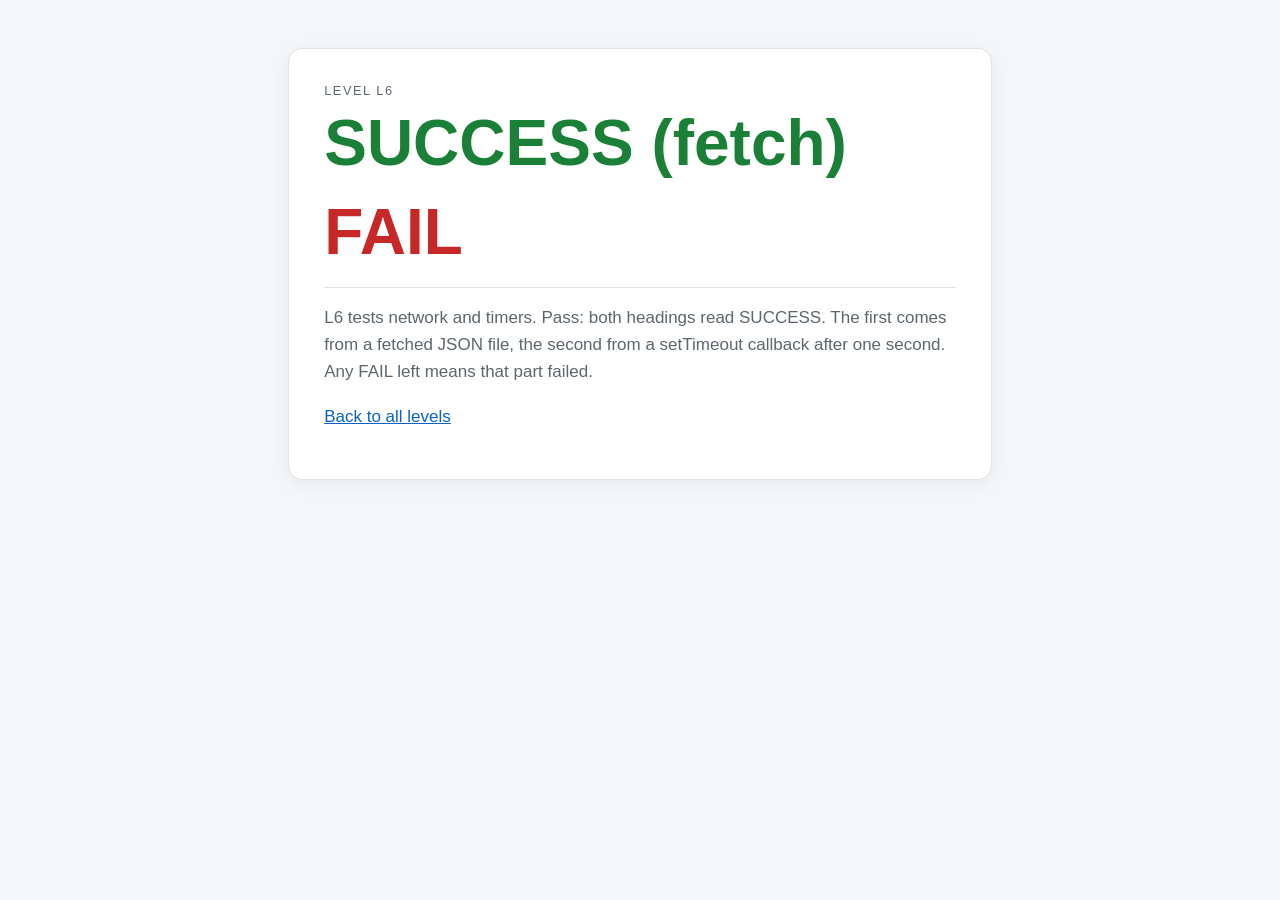
<file: l6/index.html>
<!DOCTYPE html>
<html><head><meta charset="utf-8"><title>L6</title>
<link rel="stylesheet" href="../assets/ladder.css?v=2"></head>
<body>
<main>
<p class="level">Level L6</p>
<h1 id="fetch">FAIL</h1>
<h1 id="timer">FAIL</h1>
<p class="note">L6 tests network and timers. Pass: both headings read SUCCESS. The first comes from a fetched JSON file, the second from a setTimeout callback after one second. Any FAIL left means that part failed.</p>
<p><a href="../">Back to all levels</a></p>
<script>
fetch("result.json").then(function (r) { return r.json(); })
  .then(function (d) { document.getElementById("fetch").textContent = d.result + " (fetch)"; document.getElementById("fetch").className = "pass"; });
setTimeout(function () { document.getElementById("timer").textContent = "SUCCESS (timer)"; document.getElementById("timer").className = "pass"; }, 1000);
</script>
</main>
</body></html>
</file>
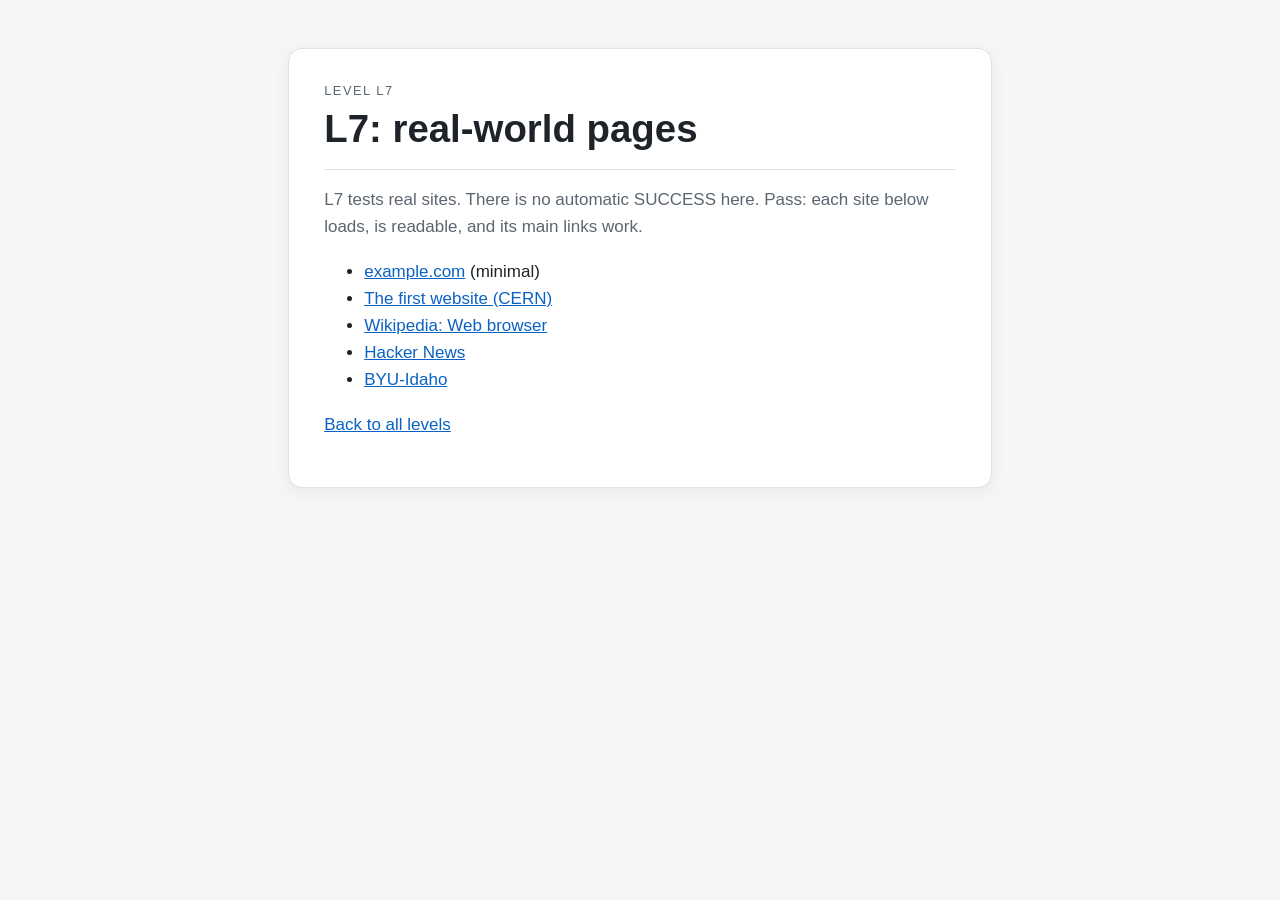
<file: l7/index.html>
<!DOCTYPE html>
<html><head><meta charset="utf-8"><title>L7</title>
<link rel="stylesheet" href="../assets/ladder.css?v=2"></head>
<body>
<main>
<p class="level">Level L7</p>
<h1 class="title">L7: real-world pages</h1>
<p class="note">L7 tests real sites. There is no automatic SUCCESS here. Pass: each site below loads, is readable, and its main links work.</p>
<ul>
<li><a href="https://example.com/">example.com</a> (minimal)</li>
<li><a href="https://info.cern.ch/hypertext/WWW/TheProject.html">The first website (CERN)</a></li>
<li><a href="https://en.wikipedia.org/wiki/Web_browser">Wikipedia: Web browser</a></li>
<li><a href="https://news.ycombinator.com/">Hacker News</a></li>
<li><a href="https://www.byui.edu/">BYU-Idaho</a></li>
</ul>
<p><a href="../">Back to all levels</a></p>
</main>
</body></html>
</file>
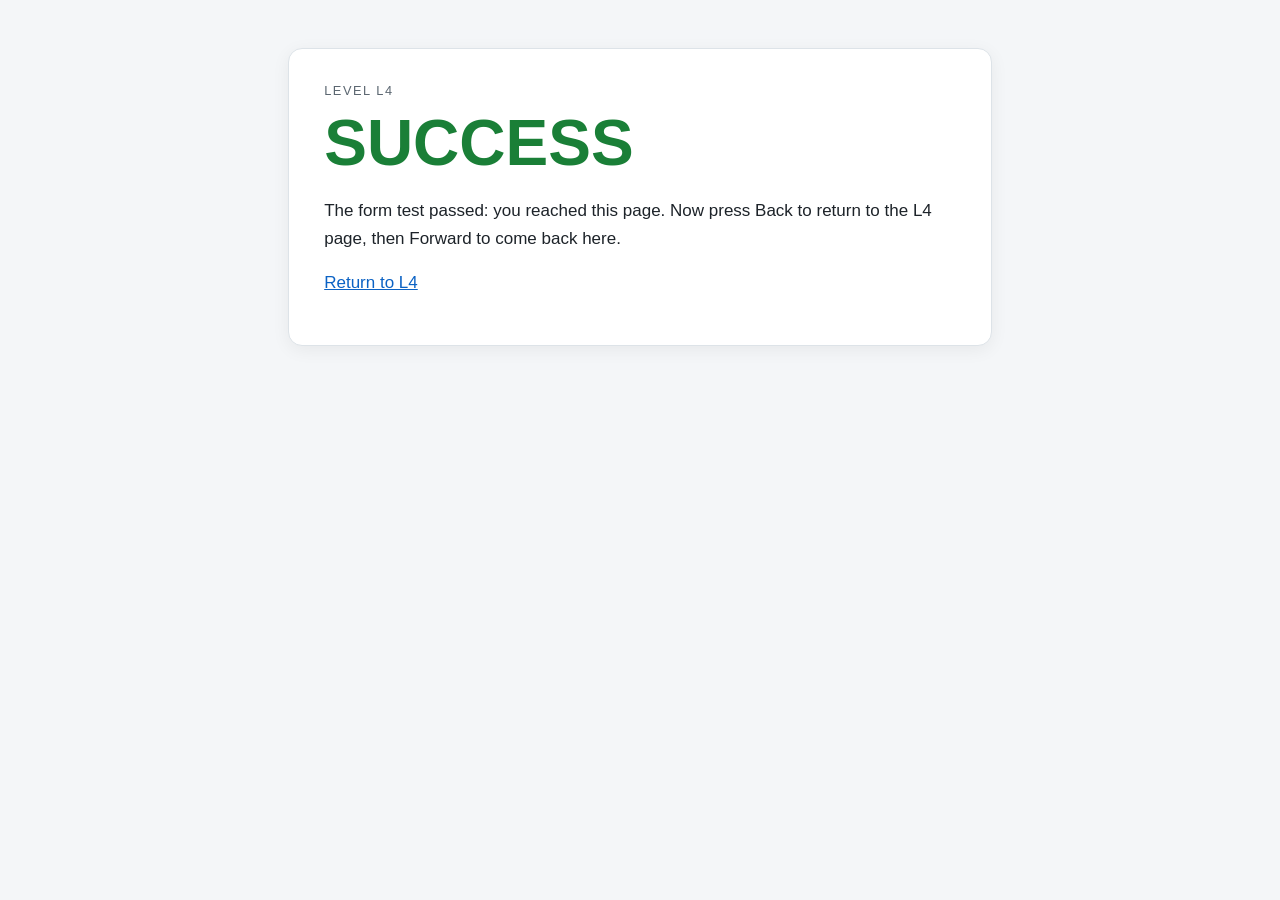
<file: l4/form-ok.html>
<!DOCTYPE html>
<html><head><meta charset="utf-8"><title>L4 form</title>
<link rel="stylesheet" href="../assets/ladder.css?v=2"></head>
<body>
<main>
<p class="level">Level L4</p>
<h1 class="pass">SUCCESS</h1>
<p>The form test passed: you reached this page. Now press Back to return to the L4 page, then Forward to come back here.</p>
<p><a href="./">Return to L4</a></p>
</main>
</body></html>
</file>
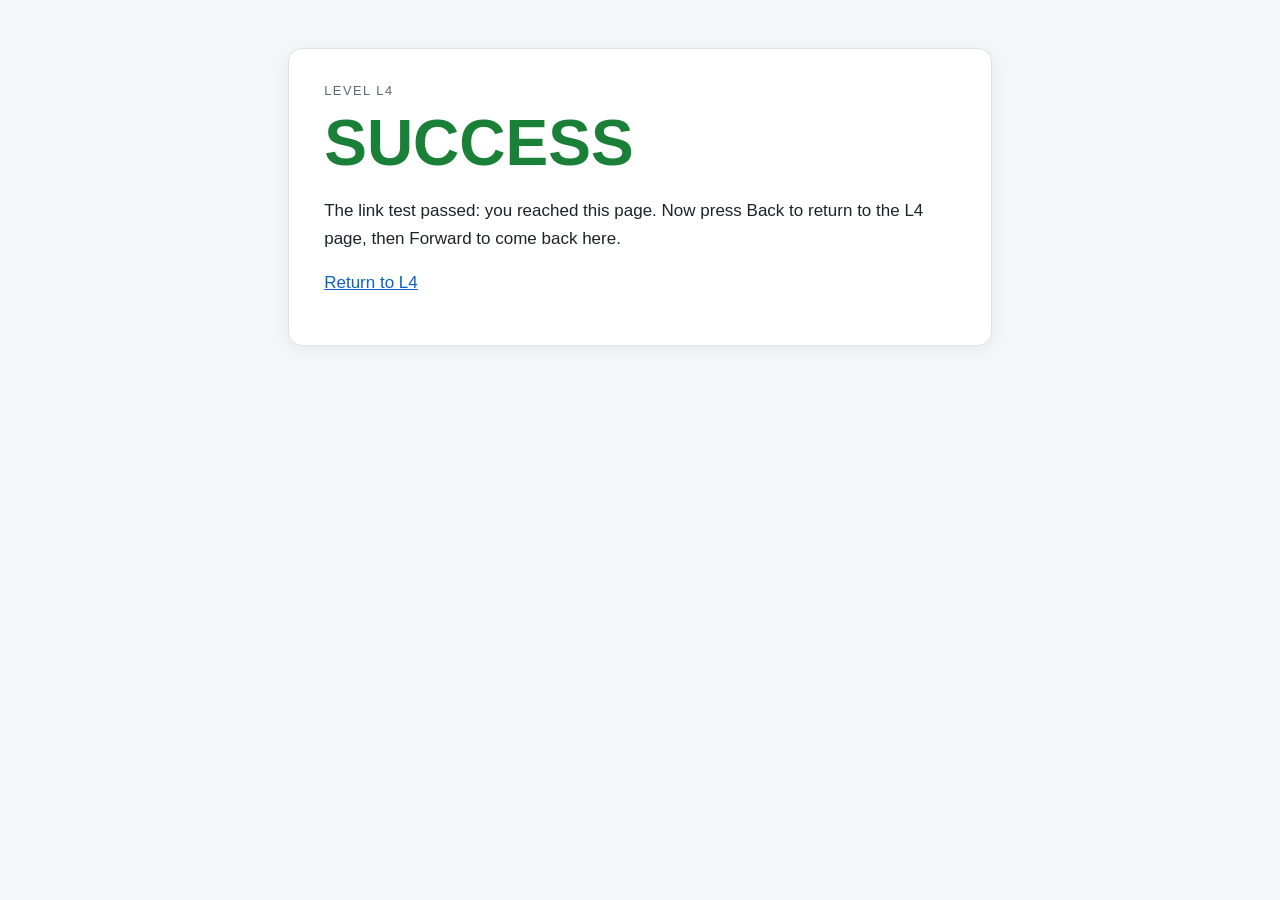
<file: l4/link-ok.html>
<!DOCTYPE html>
<html><head><meta charset="utf-8"><title>L4 link</title>
<link rel="stylesheet" href="../assets/ladder.css?v=2"></head>
<body>
<main>
<p class="level">Level L4</p>
<h1 class="pass">SUCCESS</h1>
<p>The link test passed: you reached this page. Now press Back to return to the L4 page, then Forward to come back here.</p>
<p><a href="./">Return to L4</a></p>
</main>
</body></html>
</file>
<file: assets/home.css>
/* Home page look. Linked, not inline, so a browser without CSS still gets clean plain HTML. */
:root { --bg:#f4f6f8; --ink:#1d2329; --muted:#5b6670; --line:#dde3e8; --card:#fff;
  --ok:#1a7f37; --accent:#0b62c4; }
* { box-sizing:border-box; }
body { margin:0; background:radial-gradient(1200px 600px at 20% -10%, #e3f1e8 0%, var(--bg) 60%);
  background-color:var(--bg); color:var(--ink); min-height:100vh;
  font:17px/1.6 -apple-system,BlinkMacSystemFont,"Segoe UI",Roboto,sans-serif; }
header, main, footer { max-width:60rem; margin:0 auto; padding:0 1.5rem; }
header { padding-top:4.5rem; padding-bottom:2.5rem; }
.kicker { margin:0; color:var(--ok); font-weight:700; letter-spacing:.16em; text-transform:uppercase; font-size:.8rem; }
h1 { font-size:clamp(2.6rem,7vw,4.4rem); line-height:1.05; margin:.3rem 0 1rem; letter-spacing:-.02em; }
.lede { max-width:40rem; color:var(--muted); font-size:1.1rem; margin:0; }
.levels { list-style:none; padding:0; margin:0; display:grid; gap:12px;
  grid-template-columns:repeat(auto-fill,minmax(min(260px,100%),1fr)); }
.levels a { display:grid; grid-template-columns:3.2rem 1fr; grid-template-rows:auto auto; column-gap:.9rem;
  height:100%; padding:1.1rem 1.2rem; background:var(--card); border:1px solid var(--line); border-radius:14px; box-shadow:0 2px 8px rgba(0,0,0,.04);
  color:var(--ink); text-decoration:none; transition:transform .15s, border-color .15s, background .15s; }
.levels a:hover, .levels a:focus-visible { transform:translateY(-2px); border-color:var(--ok); background:#fbfdfc; box-shadow:0 6px 18px rgba(0,0,0,.07); outline:none; }
.num { grid-row:1 / span 2; align-self:center; display:flex; align-items:center; justify-content:center;
  width:3.2rem; height:3.2rem; border-radius:12px; background:#e3f4e8; color:var(--ok);
  font-weight:800; font-size:1.05rem; font-variant-numeric:tabular-nums; }
.levels strong { font-size:1.05rem; align-self:end; }
.what { color:var(--muted); font-size:.92rem; line-height:1.4; }
.rule { margin:2.5rem 0 0; padding:1.4rem 1.5rem; border:1px solid var(--line); border-radius:14px; background:var(--card); }
.rule h2 { margin:0 0 .4rem; font-size:1.15rem; }
.rule p { margin:0; color:var(--muted); }
footer { padding-top:2rem; padding-bottom:3rem; font-size:.9rem; }
footer a { color:var(--accent); }
@media (max-width:600px){ header { padding-top:3rem; } }
</file>
<file: l3/style.css>
@import url("../assets/ladder.css?v=3");
@font-face { font-family: "LadderFont"; src: url("ladder-font.woff2") format("woff2"); }
/* Every glyph in LadderBlank is empty, so text set in it vanishes only if the font file really loads. */
@font-face { font-family: "LadderBlank"; src: url("blank.woff2?v=2") format("woff2"); font-display: block; }
.fail { display: none; }
.result { font-family: "LadderFont", serif; }
.result::before { content: "SUCCESS"; }
.m-font { font-family: "LadderBlank", serif; }
</file>
<file: assets/ladder.css>
/* Shared look for L3+ pages. Cosmetic only: never reveals SUCCESS by itself. */
:root { --bg:#f4f6f8; --card:#fff; --ink:#1d2329; --muted:#5b6670; --ok:#1a7f37; --bad:#c62828; --line:#dde3e8; }
* { box-sizing:border-box; }
body { margin:0; background:var(--bg); color:var(--ink);
  font:17px/1.6 -apple-system,BlinkMacSystemFont,"Segoe UI",Roboto,sans-serif; }
main { max-width:44rem; margin:3rem auto; padding:2rem 2.2rem; background:var(--card);
  border:1px solid var(--line); border-radius:14px; box-shadow:0 4px 18px rgba(0,0,0,.06); }
.level { font-size:.8rem; letter-spacing:.12em; text-transform:uppercase; color:var(--muted); margin:0 0 .4rem; }
h1 { font-size:4rem; line-height:1.1; margin:0 0 1.2rem; color:var(--bad); }
h1.pass, .result { color:var(--ok); }
h1.title { color:var(--ink); font-size:2.4rem; }
.result .fail { color:var(--bad); }
p, li { color:var(--ink); }
.note { color:var(--muted); border-top:1px solid var(--line); padding-top:1rem; }
a { color:#0b62c4; }
button, input[type=text] { font:inherit; padding:.45rem .8rem; border-radius:8px; border:1px solid var(--line); }
button { background:var(--ok); color:#fff; border:0; cursor:pointer; }
@media (max-width:600px){ main { margin:0; border-radius:0; padding:1.4rem 1rem; } h1 { font-size:3rem; } }

/* L3 gate: hidden only when this file is pulled in by l3/style.css via @import. */
.m-import { display: none; }
</file>
